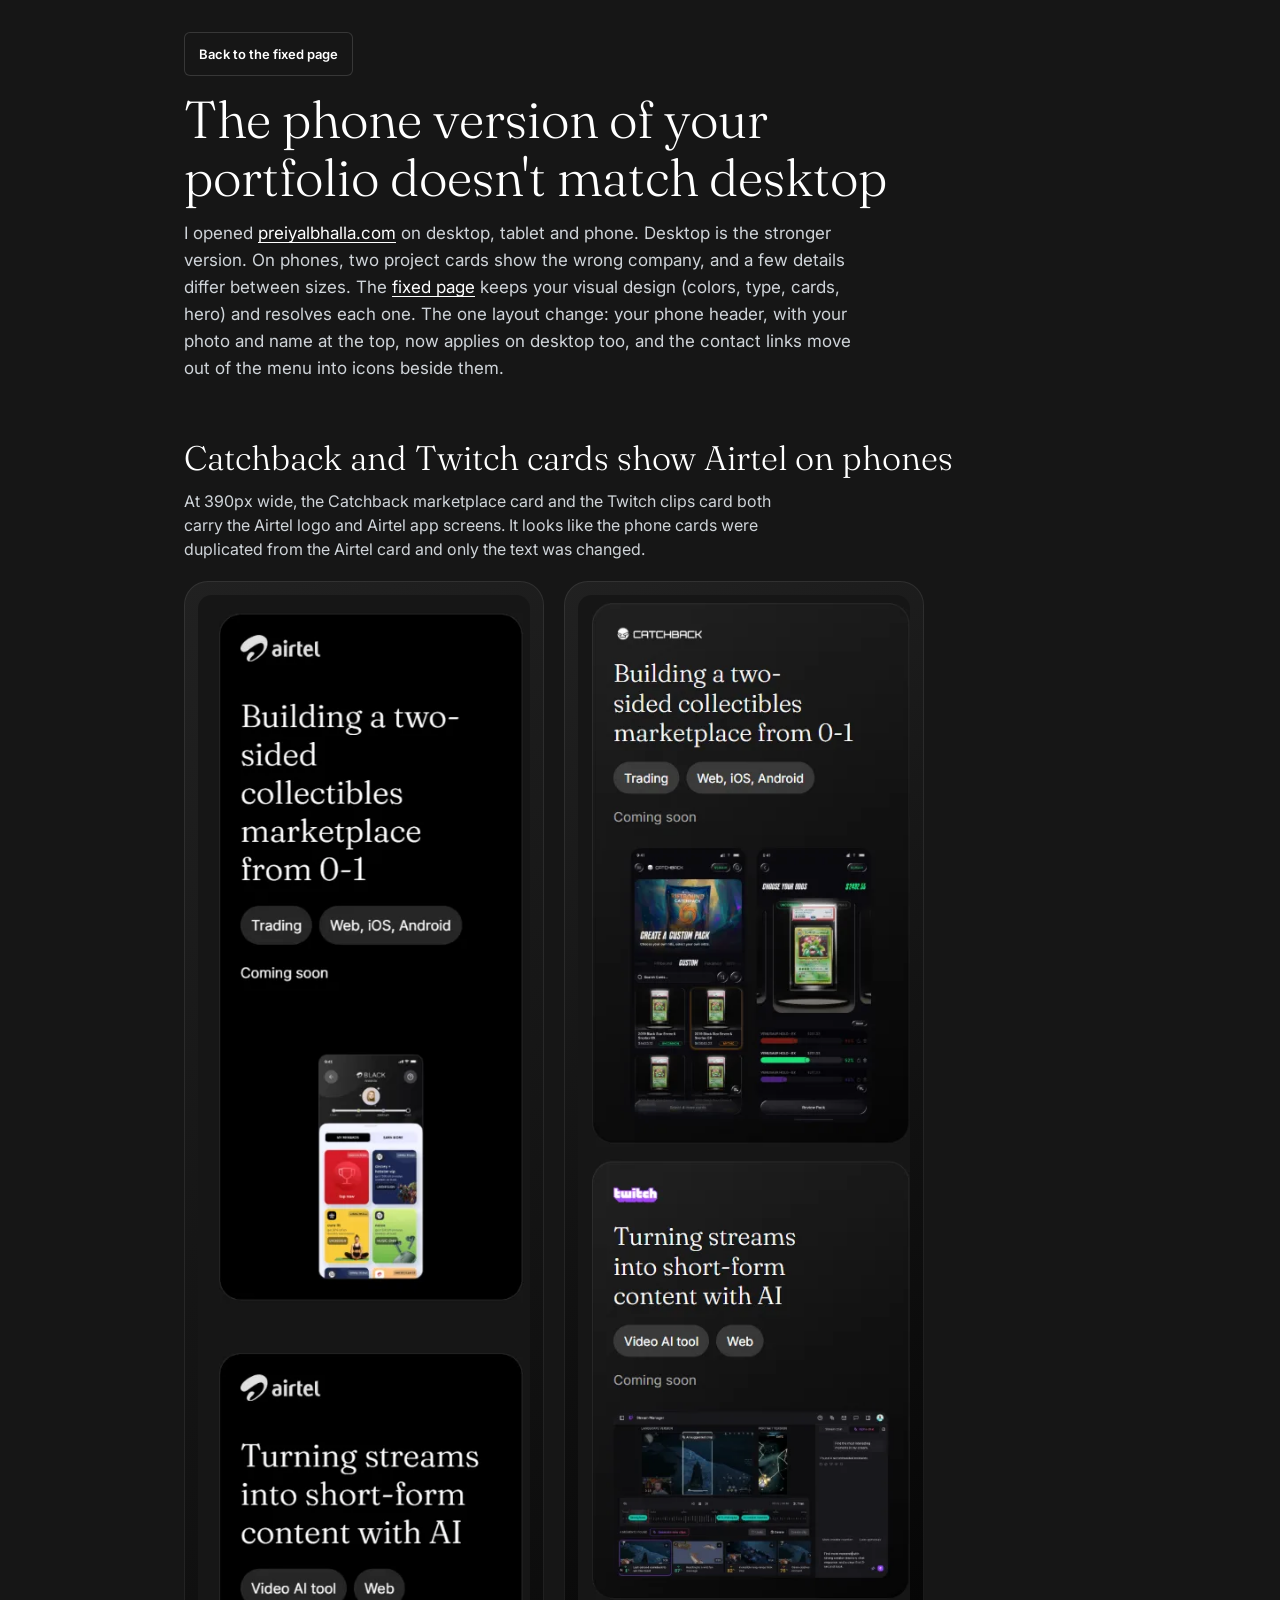
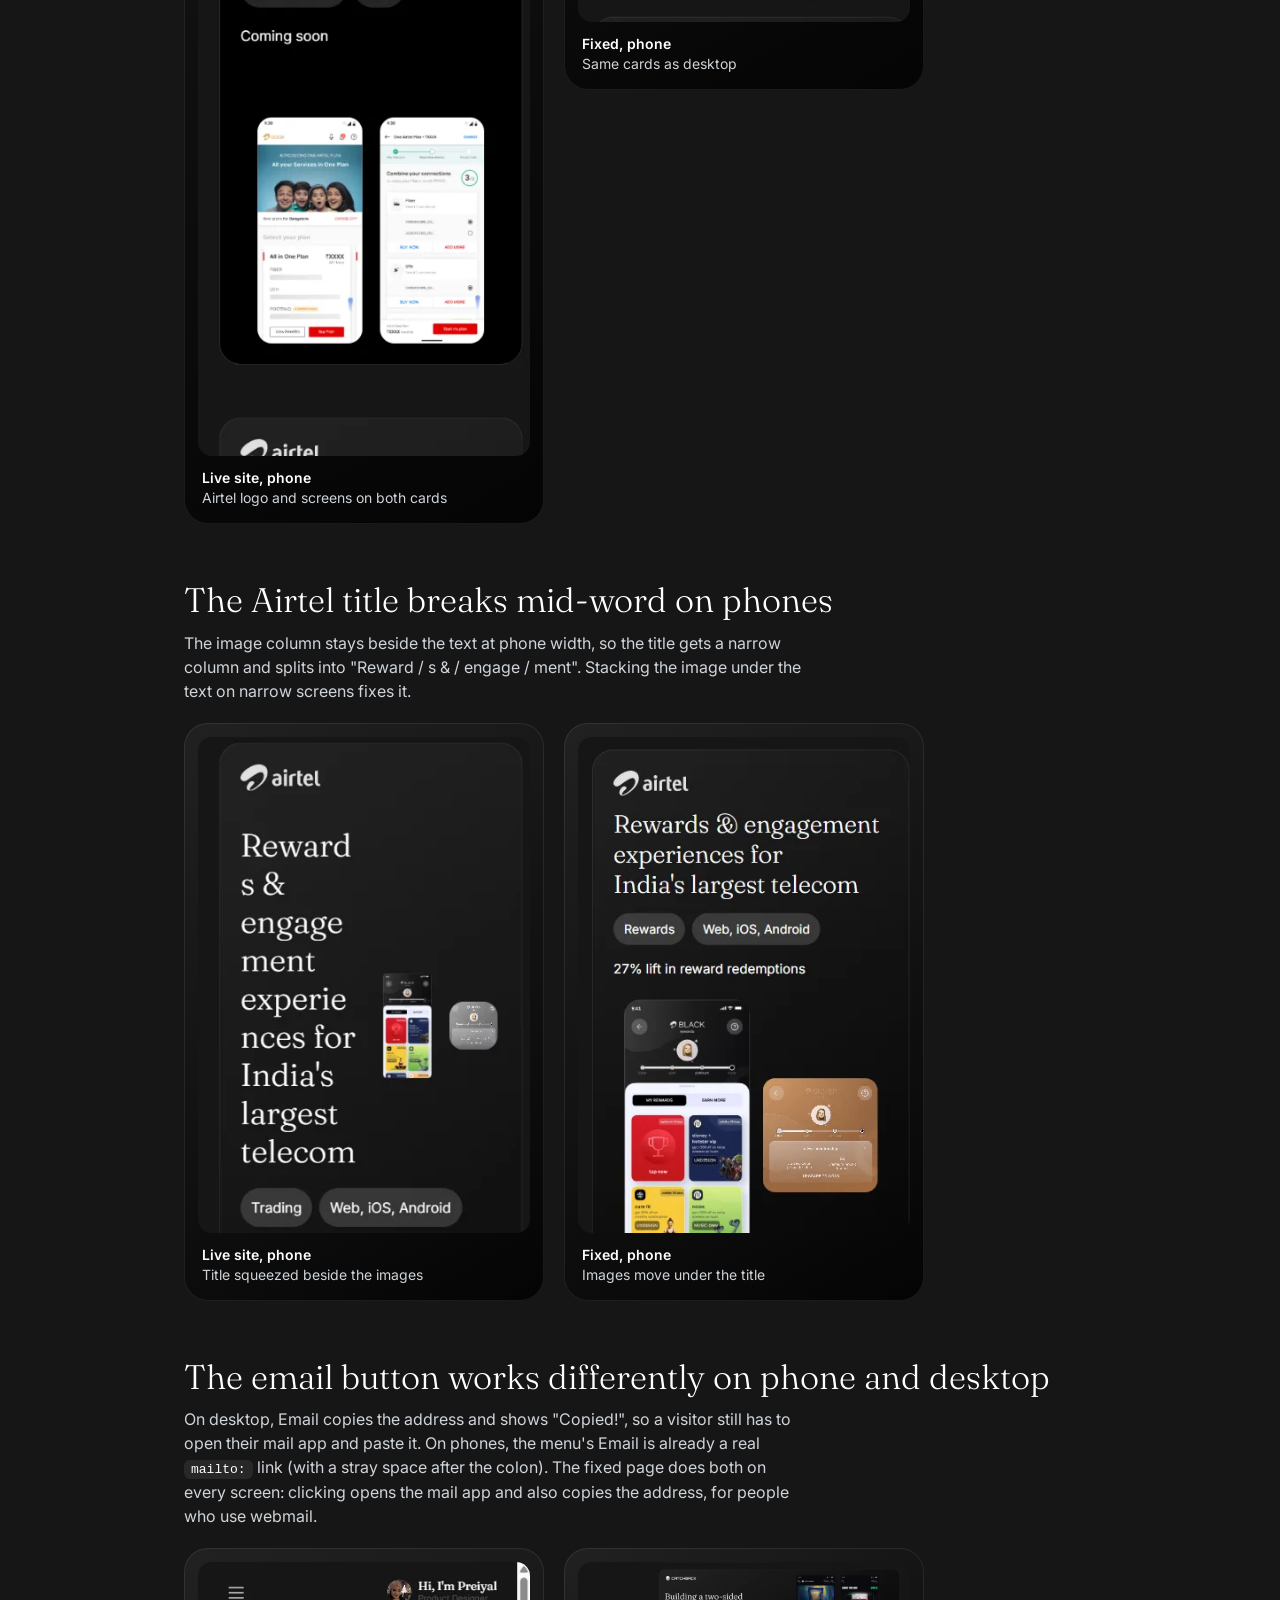
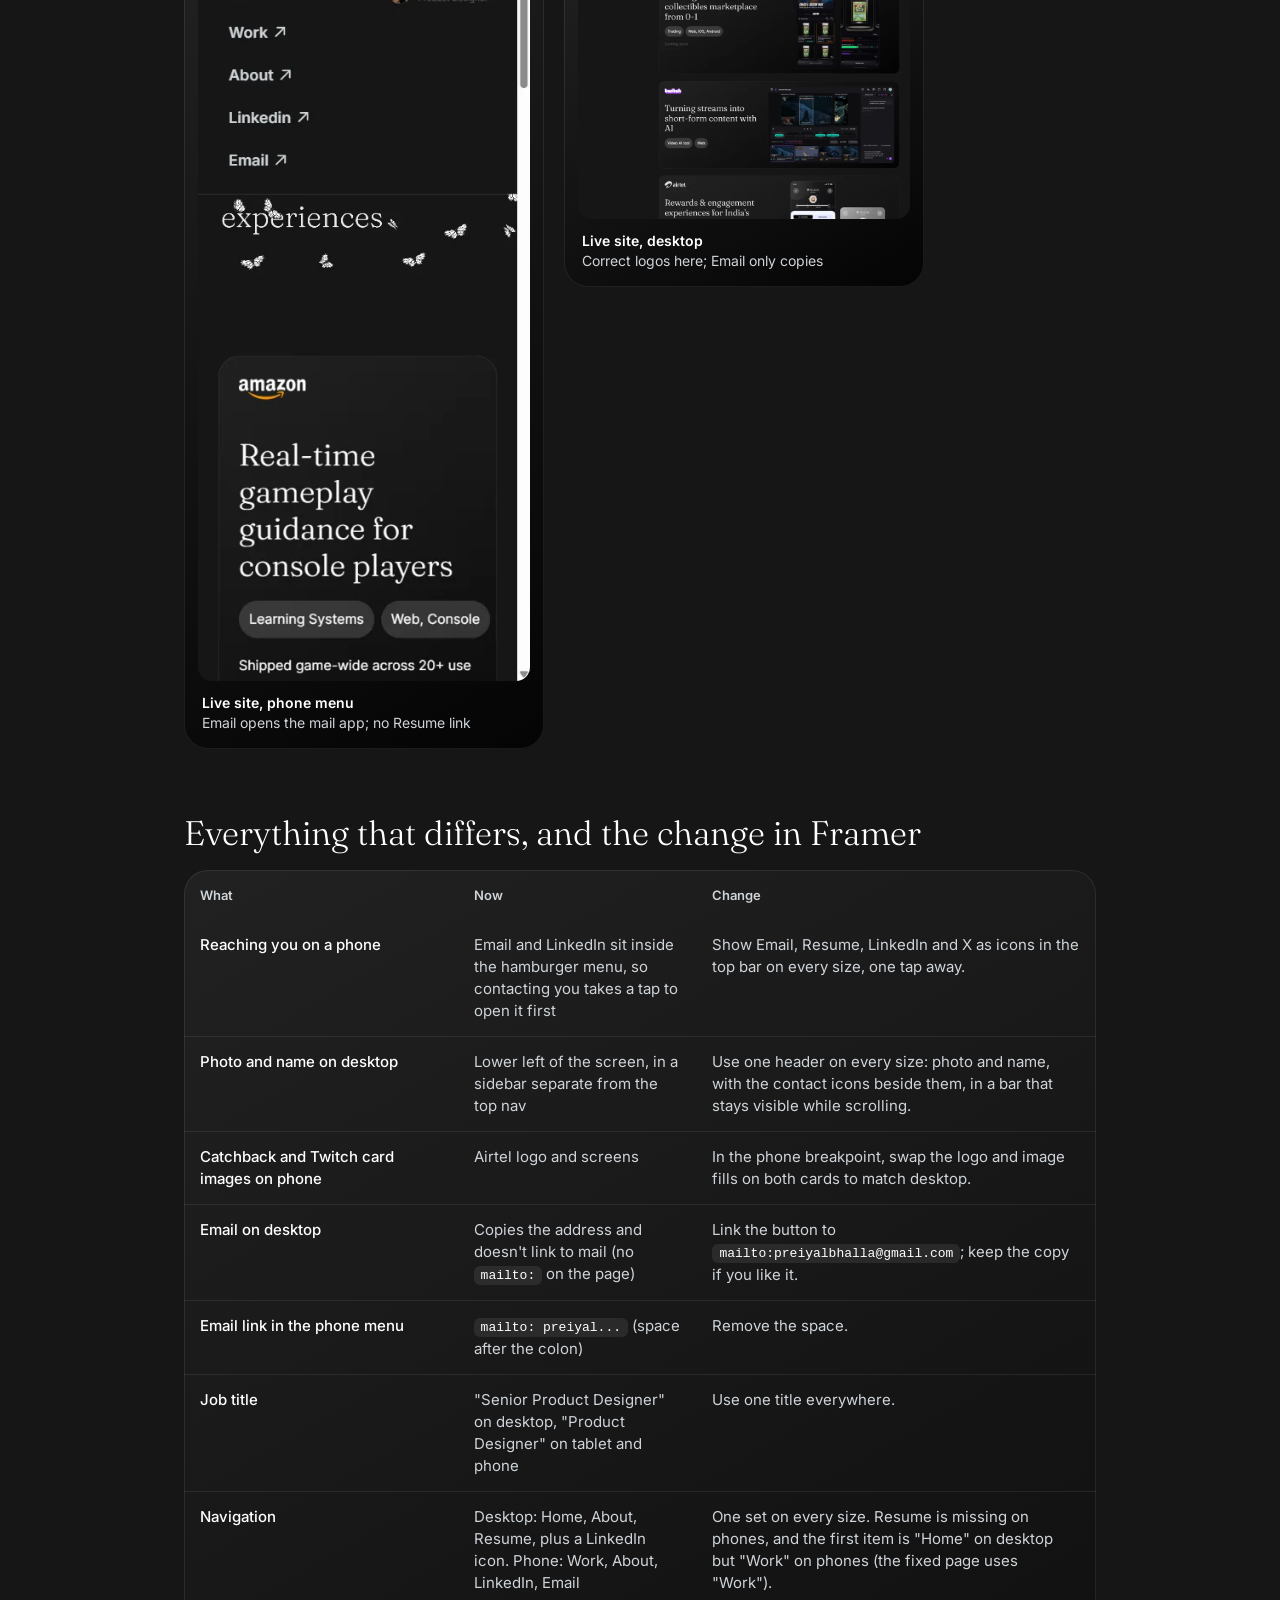
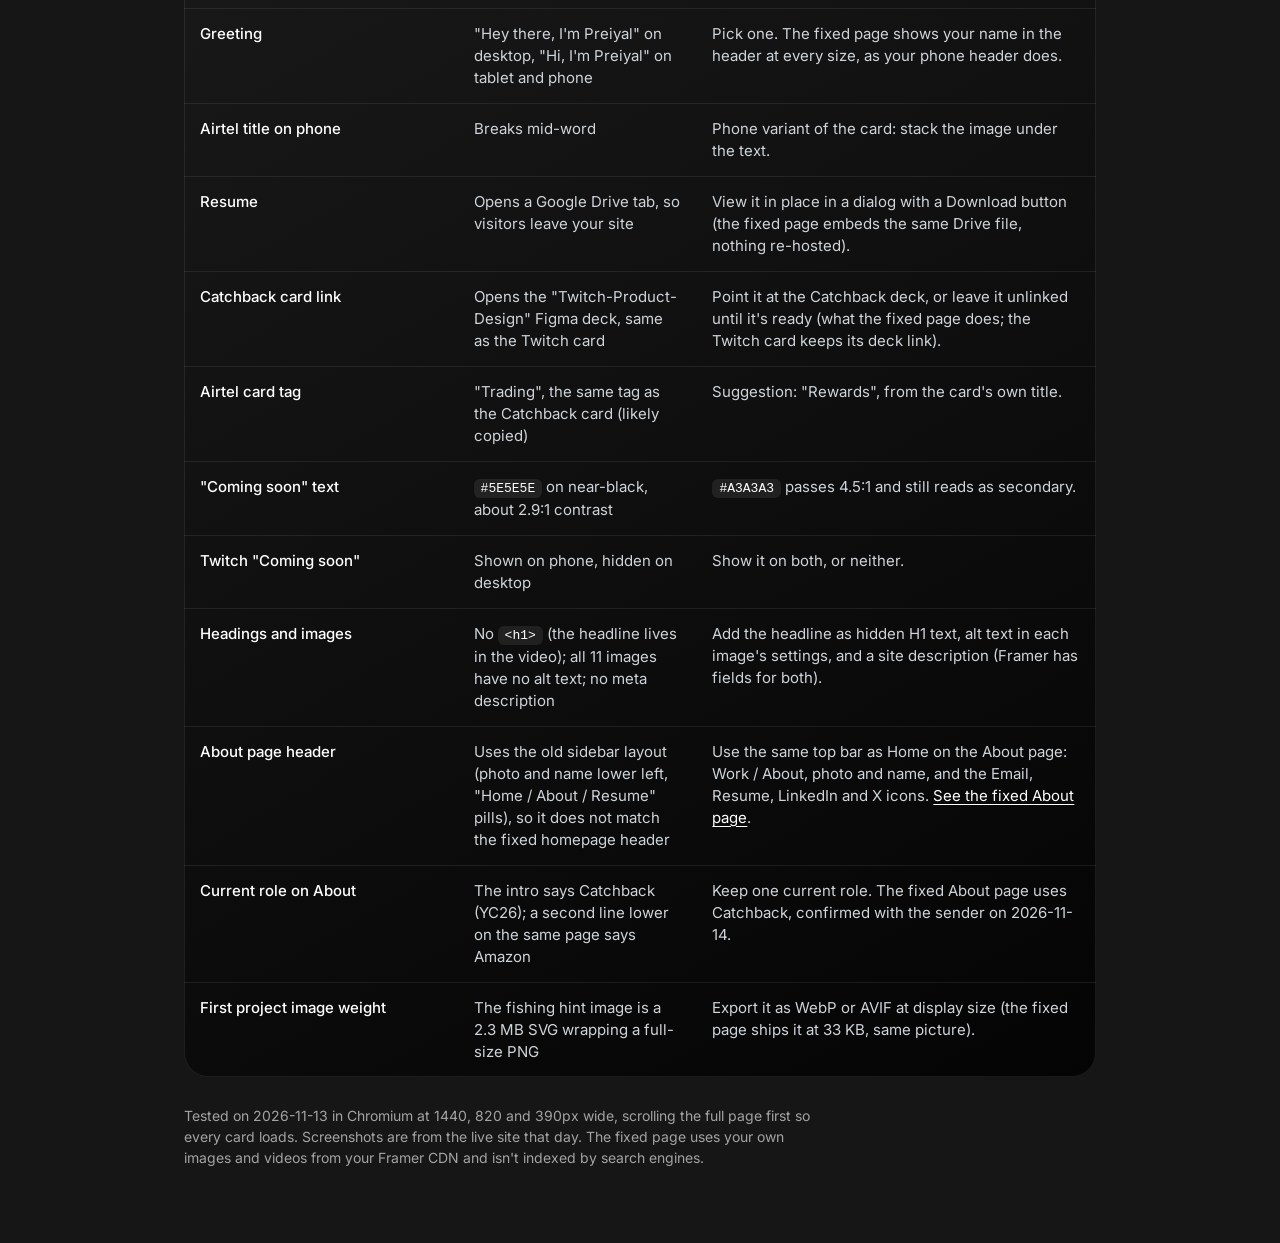
<file: before-after.html>
<!doctype html>
<html lang="en">
<head>
<meta charset="utf-8">
<meta name="viewport" content="width=device-width, initial-scale=1">
<title>What changed: preiyalbhalla.com</title>
<meta name="description" content="Where the phone and desktop versions of preiyalbhalla.com disagree, and the fix for each.">
<meta name="robots" content="noindex">
<meta name="theme-color" content="#161616">
<link rel="icon" href="assets/avatar.avif">
<link rel="preconnect" href="https://fonts.googleapis.com">
<link rel="preconnect" href="https://fonts.gstatic.com" crossorigin>
<link href="https://fonts.googleapis.com/css2?family=Fraunces:opsz,wght@9..144,300;9..144,400&family=Inter:wght@400;500;600&display=swap" rel="stylesheet">
<link rel="stylesheet" href="styles.css?v=11">
<style>
  .doc { max-width: 960px; margin: 0 auto; padding: 32px var(--gutter) 80px; }
  .doc > header { display: flex; flex-direction: column; gap: 14px; margin-bottom: 40px; }
  .doc h1 { font: 300 clamp(34px, 7vw, 52px)/1.12 var(--serif); text-wrap: balance; }
  .doc .lede { color: var(--text-2); max-width: 62ch; font-size: 17px; line-height: 27px; }
  .doc .lede a, .doc td a, .doc .note a { color: #fff; text-decoration: underline; text-underline-offset: 3px; }
  .back { align-self: flex-start; }
  .pair-block { margin-top: 56px; }
  .pair-block h2 { font: 300 clamp(26px, 5vw, 34px)/1.2 var(--serif); text-wrap: balance; margin-bottom: 10px; }
  .pair-block > p { color: var(--text-2); max-width: 62ch; margin-bottom: 20px; }
  .pair { display: grid; grid-template-columns: repeat(2, minmax(0, 360px)); gap: 20px; align-items: start; }
  .pair figure { background: var(--card); border-radius: var(--radius); padding: 14px; box-shadow: inset 0 0 0 1px var(--line); }
  .pair img { width: 100%; height: auto; border-radius: 14px; }
  .pair figcaption { font-size: 14px; line-height: 20px; color: var(--text-2); padding: 12px 4px 2px; }
  .pair figcaption strong { color: #fff; font-weight: 600; display: block; }
  .fixes { margin-top: 64px; }
  .fixes h2 { font: 300 clamp(26px, 5vw, 34px)/1.2 var(--serif); margin-bottom: 16px; }
  .table-wrap { overflow-x: auto; border-radius: var(--radius); box-shadow: inset 0 0 0 1px var(--line); background: var(--card); }
  table { width: 100%; border-collapse: collapse; font-size: 15px; line-height: 22px; min-width: 640px; }
  th, td { text-align: left; vertical-align: top; padding: 14px 16px; }
  th { font-weight: 600; color: var(--text-2); font-size: 13px; }
  tbody tr + tr td { border-top: 1px solid var(--line); }
  td:first-child { color: #fff; font-weight: 500; width: 30%; }
  td { color: var(--text-2); }
  code { font: 500 13px/20px ui-monospace, SFMono-Regular, Menlo, monospace; background: rgba(255,255,255,0.08); padding: 2px 7px; border-radius: 6px; color: #fff; }
  .note { margin-top: 28px; color: var(--text-3); font-size: 14px; line-height: 21px; max-width: 70ch; }
  @media (max-width: 640px) {
    table { min-width: 0; }
    thead { position: absolute; width: 1px; height: 1px; overflow: hidden; clip: rect(0 0 0 0); }
    table, tbody, tr, td { display: block; width: auto; }
    tr { padding: 16px; }
    tbody tr + tr { border-top: 1px solid var(--line); }
    tbody tr + tr td { border-top: 0; }
    td { padding: 0; }
    td:first-child { width: auto; margin-bottom: 8px; }
    td:nth-child(2), td:nth-child(3) { font-size: 14px; line-height: 21px; }
    td:nth-child(3) { margin-top: 6px; color: #fff; }
    td:nth-child(2)::before, td:nth-child(3)::before { display: block; font-size: 12px; font-weight: 600; color: var(--text-3); }
    td:nth-child(2)::before { content: "Now"; }
    td:nth-child(3)::before { content: "Change"; }
  }
  @media (max-width: 560px) { .pair { gap: 10px; } .pair figure { padding: 8px; border-radius: 18px; } .pair figcaption { font-size: 13px; } }
</style>
</head>
<body>
<main class="doc">
  <header>
    <a class="email back" href="index.html">Back to the fixed page</a>
    <h1>The phone version of your portfolio doesn't match desktop</h1>
    <p class="lede">I opened <a href="https://www.preiyalbhalla.com/">preiyalbhalla.com</a> on desktop, tablet and phone. Desktop is the stronger version. On phones, two project cards show the wrong company, and a few details differ between sizes. The <a href="index.html">fixed page</a> keeps your visual design (colors, type, cards, hero) and resolves each one. The one layout change: your phone header, with your photo and name at the top, now applies on desktop too, and the contact links move out of the menu into icons beside them.</p>
  </header>

  <section class="pair-block" aria-labelledby="h-logos">
    <h2 id="h-logos">Catchback and Twitch cards show Airtel on phones</h2>
    <p>At 390px wide, the Catchback marketplace card and the Twitch clips card both carry the Airtel logo and Airtel app screens. It looks like the phone cards were duplicated from the Airtel card and only the text was changed.</p>
    <div class="pair">
      <figure>
        <img src="evidence/before-phone-catchback-twitch.webp" alt="Live site at 390px: Catchback and Twitch cards showing the Airtel logo and Airtel screens" width="375" height="1650" loading="lazy">
        <figcaption><strong>Live site, phone</strong>Airtel logo and screens on both cards</figcaption>
      </figure>
      <figure>
        <img src="evidence/after-phone-catchback-twitch.webp" alt="Fixed page at 390px: Catchback and Twitch cards with their own logos and screens" width="375" height="1160" loading="lazy">
        <figcaption><strong>Fixed, phone</strong>Same cards as desktop</figcaption>
      </figure>
    </div>
  </section>

  <section class="pair-block" aria-labelledby="h-wrap">
    <h2 id="h-wrap">The Airtel title breaks mid-word on phones</h2>
    <p>The image column stays beside the text at phone width, so the title gets a narrow column and splits into "Reward / s &amp; / engage / ment". Stacking the image under the text on narrow screens fixes it.</p>
    <div class="pair">
      <figure>
        <img src="evidence/before-phone-airtel.webp" alt="Live site at 390px: Airtel card title broken across words" width="375" height="560" loading="lazy">
        <figcaption><strong>Live site, phone</strong>Title squeezed beside the images</figcaption>
      </figure>
      <figure>
        <img src="evidence/after-phone-airtel.webp" alt="Fixed page at 390px: Airtel card title on three clean lines, images below" width="375" height="560" loading="lazy">
        <figcaption><strong>Fixed, phone</strong>Images move under the title</figcaption>
      </figure>
    </div>
  </section>

  <section class="pair-block" aria-labelledby="h-email">
    <h2 id="h-email">The email button works differently on phone and desktop</h2>
    <p>On desktop, Email copies the address and shows "Copied!", so a visitor still has to open their mail app and paste it. On phones, the menu's Email is already a real <code>mailto:</code> link (with a stray space after the colon). The fixed page does both on every screen: clicking opens the mail app and also copies the address, for people who use webmail.</p>
    <div class="pair">
      <figure>
        <img src="evidence/before-phone-menu.webp" alt="Live site phone menu: Work, About, Linkedin, Email" width="390" height="844" loading="lazy">
        <figcaption><strong>Live site, phone menu</strong>Email opens the mail app; no Resume link</figcaption>
      </figure>
      <figure>
        <img src="evidence/before-desktop-catchback-twitch.webp" alt="Live site at 1440px: the same two cards with their correct logos" width="900" height="695" loading="lazy">
        <figcaption><strong>Live site, desktop</strong>Correct logos here; Email only copies</figcaption>
      </figure>
    </div>
  </section>

  <section class="fixes" aria-labelledby="h-fixes">
    <h2 id="h-fixes">Everything that differs, and the change in Framer</h2>
    <div class="table-wrap">
      <table>
        <thead><tr><th scope="col">What</th><th scope="col">Now</th><th scope="col">Change</th></tr></thead>
        <tbody>
          <tr><td>Reaching you on a phone</td><td>Email and LinkedIn sit inside the hamburger menu, so contacting you takes a tap to open it first</td><td>Show Email, Resume, LinkedIn and X as icons in the top bar on every size, one tap away.</td></tr>
          <tr><td>Photo and name on desktop</td><td>Lower left of the screen, in a sidebar separate from the top nav</td><td>Use one header on every size: photo and name, with the contact icons beside them, in a bar that stays visible while scrolling.</td></tr>
          <tr><td>Catchback and Twitch card images on phone</td><td>Airtel logo and screens</td><td>In the phone breakpoint, swap the logo and image fills on both cards to match desktop.</td></tr>
          <tr><td>Email on desktop</td><td>Copies the address and doesn't link to mail (no <code>mailto:</code> on the page)</td><td>Link the button to <code>mailto:preiyalbhalla@gmail.com</code>; keep the copy if you like it.</td></tr>
          <tr><td>Email link in the phone menu</td><td><code>mailto: preiyal...</code> (space after the colon)</td><td>Remove the space.</td></tr>
          <tr><td>Job title</td><td>"Senior Product Designer" on desktop, "Product Designer" on tablet and phone</td><td>Use one title everywhere.</td></tr>
          <tr><td>Navigation</td><td>Desktop: Home, About, Resume, plus a LinkedIn icon. Phone: Work, About, LinkedIn, Email</td><td>One set on every size. Resume is missing on phones, and the first item is "Home" on desktop but "Work" on phones (the fixed page uses "Work").</td></tr>
          <tr><td>Greeting</td><td>"Hey there, I'm Preiyal" on desktop, "Hi, I'm Preiyal" on tablet and phone</td><td>Pick one. The fixed page shows your name in the header at every size, as your phone header does.</td></tr>
          <tr><td>Airtel title on phone</td><td>Breaks mid-word</td><td>Phone variant of the card: stack the image under the text.</td></tr>
          <tr><td>Resume</td><td>Opens a Google Drive tab, so visitors leave your site</td><td>View it in place in a dialog with a Download button (the fixed page embeds the same Drive file, nothing re-hosted).</td></tr>
          <tr><td>Catchback card link</td><td>Opens the "Twitch-Product-Design" Figma deck, same as the Twitch card</td><td>Point it at the Catchback deck, or leave it unlinked until it's ready (what the fixed page does; the Twitch card keeps its deck link).</td></tr>
          <tr><td>Airtel card tag</td><td>"Trading", the same tag as the Catchback card (likely copied)</td><td>Suggestion: "Rewards", from the card's own title.</td></tr>
          <tr><td>"Coming soon" text</td><td><code>#5E5E5E</code> on near-black, about 2.9:1 contrast</td><td><code>#A3A3A3</code> passes 4.5:1 and still reads as secondary.</td></tr>
          <tr><td>Twitch "Coming soon"</td><td>Shown on phone, hidden on desktop</td><td>Show it on both, or neither.</td></tr>
          <tr><td>Headings and images</td><td>No <code>&lt;h1&gt;</code> (the headline lives in the video); all 11 images have no alt text; no meta description</td><td>Add the headline as hidden H1 text, alt text in each image's settings, and a site description (Framer has fields for both).</td></tr>
          <tr><td>About page header</td><td>Uses the old sidebar layout (photo and name lower left, "Home / About / Resume" pills), so it does not match the fixed homepage header</td><td>Use the same top bar as Home on the About page: Work / About, photo and name, and the Email, Resume, LinkedIn and X icons. <a href="about.html">See the fixed About page</a>.</td></tr>
          <tr><td>Current role on About</td><td>The intro says Catchback (YC26); a second line lower on the same page says Amazon</td><td>Keep one current role. The fixed About page uses Catchback, confirmed with the sender on 2026-11-14.</td></tr>
          <tr><td>First project image weight</td><td>The fishing hint image is a 2.3 MB SVG wrapping a full-size PNG</td><td>Export it as WebP or AVIF at display size (the fixed page ships it at 33 KB, same picture).</td></tr>
        </tbody>
      </table>
    </div>
    <p class="note">Tested on 2026-11-13 in Chromium at 1440, 820 and 390px wide, scrolling the full page first so every card loads. Screenshots are from the live site that day. The fixed page uses your own images and videos from your Framer CDN and isn't indexed by search engines.</p>
  </section>
</main>
</body>
</html>
</file>
<file: styles.css>
/* Tokens lifted 1:1 from the live Framer site (computed styles, 2026-11-13). */
:root {
  --bg: #161616;
  --card: linear-gradient(330deg, #040404 0%, #212121 100%);
  --text: #ffffff;
  --text-2: #cfd4d9;
  --text-3: #a3a3a3;          /* was #5e5e5e on the live site: 2.9:1, fails AA */
  --pill: rgba(255, 255, 255, 0.15);
  --pill-hover: rgba(255, 255, 255, 0.24);
  --line: rgba(255, 255, 255, 0.08);
  --radius: 24px;
  --serif: "Fraunces", Georgia, serif;
  --sans: "Inter", system-ui, sans-serif;
  --ease-out: cubic-bezier(0.23, 1, 0.32, 1);
  --gutter: clamp(16px, 4vw, 24px);
  color-scheme: dark;
}

*, *::before, *::after { box-sizing: border-box; }
html { -webkit-text-size-adjust: 100%; scroll-behavior: smooth; }
body {
  margin: 0;
  background: var(--bg);
  color: var(--text);
  font: 400 16px/24px var(--sans);
  -webkit-font-smoothing: antialiased;
}
img, video { display: block; max-width: 100%; }
a { color: inherit; text-decoration: none; }
ul { list-style: none; margin: 0; padding: 0; }
h1, h2, p, figure, blockquote { margin: 0; }
::selection { background: rgba(255, 255, 255, 0.85); color: #111; }
:focus-visible { outline: 2px solid #fff; outline-offset: 3px; border-radius: 6px; }
.card:focus-visible { border-radius: var(--radius); }

.sr-only {
  position: absolute; width: 1px; height: 1px; padding: 0; margin: -1px;
  overflow: hidden; clip: rect(0 0 0 0); white-space: nowrap; border: 0;
}
.skip {
  position: absolute; left: 16px; top: -60px; z-index: 30;
  background: #fff; color: #111; padding: 10px 14px; border-radius: 8px; font-weight: 600;
}
.skip:focus { top: 12px; }

.concept-bar {
  font-size: 13px; line-height: 20px; color: var(--text-2);
  padding: 8px var(--gutter); text-align: center;
  border-bottom: 1px solid var(--line);
}
.concept-bar a { color: #fff; text-decoration: underline; text-underline-offset: 3px; margin-left: 6px; }

/* ---------- Layout: one structure, three widths ---------- */
.shell { max-width: 1280px; margin: 0 auto; }
main { padding: 0 var(--gutter) 48px; min-width: 0; scroll-margin-top: 64px; }

/* ---------- Top bar (option A: her phone header, at every width) ---------- */
.topbar {
  position: sticky; top: 0; z-index: 20;
  display: flex; align-items: center; justify-content: space-between; gap: 12px;
  min-height: 64px; padding: 10px var(--gutter);
  background: var(--bg);
  border-bottom: 1px solid rgba(255, 255, 255, 0.1);
}
.topbar-right { display: flex; align-items: center; gap: 14px; min-width: 0; }
.nav-links { display: flex; align-items: center; gap: 2px; }
.nav-links a {
  display: inline-flex; align-items: center; min-height: 44px; padding: 0 12px;
  font: 500 14px/20px var(--sans); color: var(--text-3);
  transition: color 160ms ease;
}
.nav-links a:first-child { padding-left: 0; }
.nav-links a[aria-current="page"] { color: #fff; }
.nav-links--desk { display: none; }
.subnav { padding: 0 var(--gutter); }

.id { display: flex; align-items: center; gap: 10px; min-width: 0; }
.avatar { width: 36px; height: 36px; border-radius: 50%; object-fit: cover; object-position: 50% 12%; flex: none; }
.id > div { min-width: 0; }
.id-name { font: 400 16px/20px var(--serif); white-space: nowrap; overflow: hidden; text-overflow: ellipsis; }
.id-role { font-size: 12px; line-height: 16px; color: var(--text-2); white-space: nowrap; overflow: hidden; text-overflow: ellipsis; }
.divider { display: none; width: 1px; height: 24px; background: rgba(255, 255, 255, 0.14); }

.nav-icons { display: flex; align-items: center; gap: 0; flex: none; }
.icon-btn {
  position: relative;
  display: inline-grid; place-items: center;
  width: 44px; height: 44px; border-radius: 50%;
  color: var(--text-2); font-size: 22px;
  transition: color 160ms ease, background-color 160ms ease, transform 160ms var(--ease-out);
}
.icon-btn:active { transform: scale(0.94); }
.icon-btn.is-done { color: #fff; background: rgba(255, 255, 255, 0.12); }
.tip {
  position: absolute; top: calc(100% + 6px); left: 50%;
  transform: translate(-50%, -4px); opacity: 0; pointer-events: none;
  background: #fff; color: #111; font: 500 12px/16px var(--sans);
  padding: 6px 10px; border-radius: 6px; white-space: nowrap;
  transition: opacity 140ms ease, transform 140ms var(--ease-out);
}
.nav-icons .icon-btn:last-child .tip { left: auto; right: 0; transform: translate(0, -4px); }
.icon-btn:focus-visible .tip, .icon-btn.is-done .tip { opacity: 1; transform: translate(-50%, 0); }
.nav-icons .icon-btn:last-child:focus-visible .tip, .nav-icons .icon-btn:last-child.is-done .tip { transform: translate(0, 0); }
@media (hover: hover) and (pointer: fine) {
  .nav-links a:not([aria-current]):hover { color: #fff; }
  .icon-btn:hover { color: #fff; background: rgba(255, 255, 255, 0.08); }
  .icon-btn:hover .tip { opacity: 1; transform: translate(-50%, 0); transition-delay: 300ms; }
  .nav-icons .icon-btn:last-child:hover .tip { transform: translate(0, 0); }
}
@media (max-width: 359px) { .id-role { display: none; } }

.email:not(.icon-btn) {
  display: inline-flex; align-items: center; justify-content: center;
  min-height: 44px; padding: 10px 14px;
  border-radius: 6px;
  background: var(--bg);
  border: 1px solid rgba(255, 255, 255, 0.14);
  font: 600 13px/20px var(--sans);
  color: #fff;
  transition: background-color 160ms ease, transform 160ms var(--ease-out);
}
.email:not(.icon-btn):active { transform: scale(0.97); }

.email-label { display: inline-block; transition: opacity 180ms ease, filter 180ms ease; }
.email.is-swapping .email-label { opacity: 0; filter: blur(2px); }
.email:not(.icon-btn).is-done { background: #fff; color: #111; border-color: #fff; }

@media (hover: hover) and (pointer: fine) {
  .email:not(.icon-btn):not(.is-done):hover { background: #262626; }
}

/* ---------- Hero ---------- */
.hero { margin: 4px calc(var(--gutter) * -1) 0; overflow: hidden; }
.hero-video { width: 100%; height: auto; aspect-ratio: 1238 / 648; object-fit: cover; }

/* ---------- Cards ---------- */
.work { display: grid; grid-template-columns: 1fr; gap: 20px; }
.card {
  display: flex; flex-direction: column; gap: 16px;
  background: var(--card);
  border-radius: var(--radius);
  padding: 24px;
  overflow: hidden;
  box-shadow: inset 0 0 0 1px var(--line);
  transition: transform 240ms var(--ease-out), box-shadow 240ms ease;
}
@media (hover: hover) and (pointer: fine) {
  a.card:hover { transform: translateY(-3px); box-shadow: inset 0 0 0 1px rgba(255,255,255,0.16), 0 18px 40px -24px rgba(0,0,0,0.9); }
}
.logo { height: 24px; width: auto; object-fit: contain; object-position: left center; }
.logo--catchback { height: 22px; }
.logo--twitch { height: 28px; }
.logo--airtel { height: 28px; }
.card h2 {
  font: 300 clamp(28px, 6.4vw, 36px)/1.2 var(--serif);
  text-wrap: balance;
  overflow-wrap: normal;
  hyphens: none;
}
.tags { display: flex; flex-wrap: wrap; gap: 8px; }
.tags li { background: var(--pill); border-radius: 40px; padding: 8px 12px; font-size: 14px; line-height: 20px; }
.meta { font-size: 15px; line-height: 22px; }
.meta--soon { color: var(--text-3); }

.shot { border-radius: 10px; width: 100%; height: auto; }
.card--v .shot--fill { margin-top: auto; }

.card--h { gap: 24px; }
.card-text { display: flex; flex-direction: column; gap: 16px; }
.card-media { display: flex; align-items: center; justify-content: center; }
.card-media--pair { gap: 12px; }
.card-media--pair img { width: min(42%, 170px); height: auto; border-radius: 12px; }
.card-media--airtel { gap: 14px; align-items: center; }
.card-media--airtel img { width: min(46%, 190px); height: auto; border-radius: 18px; }
.card-media--airtel video { width: min(42%, 170px); height: auto; border-radius: 14px; }

/* ---------- Testimonials + CTA ---------- */
.section-title { font: 300 clamp(28px, 6.4vw, 36px)/1.3 var(--serif); margin: 48px 0 20px; text-wrap: balance; }
.quote-grid { display: grid; grid-template-columns: 1fr; gap: 20px; }
.quote {
  background: var(--card); border-radius: var(--radius); padding: 24px;
  box-shadow: inset 0 0 0 1px var(--line);
  display: flex; flex-direction: column; justify-content: space-between; gap: 24px;
}
.quote blockquote { font-size: 17px; line-height: 26px; letter-spacing: -0.02em; }
.quote figcaption { font-size: 14px; line-height: 20px; color: var(--text-3); }
.quote figcaption span { display: block; color: #fff; font-weight: 500; margin-bottom: 2px; }

.cta {
  margin-top: 20px; padding: 32px 24px; text-align: center;
  background: var(--card); border-radius: var(--radius);
  box-shadow: inset 0 0 0 1px var(--line);
  display: flex; flex-direction: column; align-items: center; gap: 12px;
}
.cta h2 { font: 300 clamp(28px, 6.4vw, 36px)/1.25 var(--serif); }
.cta p { max-width: 52ch; color: var(--text-2); }
.email--cta { margin-top: 8px; }

.toast {
  position: fixed; left: 50%; bottom: 24px; z-index: 40;
  transform: translate(-50%, 12px); opacity: 0; pointer-events: none;
  background: #fff; color: #111; font: 500 14px/20px var(--sans);
  padding: 10px 16px; border-radius: 999px;
  transition: opacity 200ms ease, transform 200ms var(--ease-out);
}
.toast.is-on { opacity: 1; transform: translate(-50%, 0); }

/* ---------- 760px+: horizontal cards go side by side, quotes 2-up ---------- */
@media (min-width: 760px) {
  .work { grid-template-columns: 1fr 1fr; }
  .card--h { grid-column: 1 / -1; display: grid; grid-template-columns: minmax(0, 1fr) minmax(0, 1.05fr); align-items: start; }
  .card-media { height: 100%; }
  .quote-grid { grid-template-columns: 1fr 1fr; }
}

/* ---------- 900px+: one-row top bar ---------- */
@media (min-width: 900px) {
  .nav-links--desk { display: flex; }
  .subnav { display: none; }
  .divider { display: block; }
  .topbar { padding: 10px max(32px, calc((100% - 1280px) / 2 + 32px)); }
  main { padding: 0 32px 64px; }
  .hero { margin: 8px 0 0; }
  .card--h { min-height: 280px; }
}

@media (prefers-reduced-motion: reduce) {
  html { scroll-behavior: auto; }
  *, *::before, *::after { transition-duration: 0.01ms !important; }
}

/* Top bar: on phones identity sits left and icons right; on desktop they group on the right. */
.topbar-right { flex: 1; justify-content: space-between; }
@media (min-width: 900px) { .topbar-right { flex: none; justify-content: flex-end; } }

/* Four contact icons on small phones: tighten the identity block, keep 44px tap targets. */
@media (max-width: 409px) {
  .topbar { gap: 6px; }
  .id { gap: 8px; }
  .avatar { width: 32px; height: 32px; }
  .id-name { font-size: 15px; line-height: 19px; }
  .id-role { font-size: 11px; line-height: 14px; white-space: normal; }
}
@media (max-width: 359px) { .avatar { display: none; } }

/* ---------- Resume viewer (owner note, round 3) ---------- */
.resume {
  width: min(920px, calc(100vw - 32px));
  height: min(92dvh, 1180px);
  max-width: none; max-height: none;
  padding: 0; border: 0; border-radius: 20px;
  background: #1c1c1c; color: #fff;
  box-shadow: 0 0 0 1px rgba(255, 255, 255, 0.1), 0 30px 80px -20px rgba(0, 0, 0, 0.8);
  overflow: hidden;
}
.resume[open] { display: flex; flex-direction: column; }
.resume::backdrop { background: rgba(8, 8, 8, 0.72); }
.resume-bar {
  display: flex; align-items: center; justify-content: space-between; gap: 12px;
  padding: 8px 8px 8px 20px; border-bottom: 1px solid rgba(255, 255, 255, 0.1);
}
.resume-bar h2 { font: 400 20px/28px var(--serif); }
.resume-actions { display: flex; align-items: center; gap: 4px; }
.resume-btn {
  display: inline-flex; align-items: center; gap: 8px;
  min-height: 40px; padding: 0 14px; border-radius: 999px;
  background: #fff; color: #111; font: 600 14px/20px var(--sans);
  transition: transform 160ms var(--ease-out), background-color 160ms ease;
}
.resume-btn i { font-size: 18px; }
.resume-btn:active { transform: scale(0.97); }
.resume button.icon-btn { border: 0; background: none; cursor: pointer; font: inherit; font-size: 22px; }
.resume-body { position: relative; flex: 1; background: #2a2a2a; }
.resume-body iframe { position: absolute; inset: 0; width: 100%; height: 100%; border: 0; }
.resume-loading { position: absolute; inset: 0; display: grid; place-items: center; color: var(--text-3); font-size: 14px; }
@media (hover: hover) and (pointer: fine) { .resume-btn:hover { background: #e9e9e9; } }

@media (prefers-reduced-motion: no-preference) {
  .resume[open] { animation: resume-in 220ms var(--ease-out); }
  .resume[open]::backdrop { animation: backdrop-in 220ms ease; }
}
@keyframes resume-in { from { opacity: 0; transform: translateY(8px) scale(0.98); } }
@keyframes backdrop-in { from { opacity: 0; } }

@media (max-width: 640px) {
  .resume { width: 100vw; height: 100dvh; border-radius: 0; }
  .resume-bar { padding-left: 16px; }
  .resume-btn span { display: none; }
  .resume-btn { width: 44px; height: 44px; padding: 0; justify-content: center; }
}
.resume-loading[hidden] { display: none; }

/* ---------- About page (same system as home) ---------- */
.about-hero { padding: 32px 0 8px; }
.about-kicker { font-size: 14px; line-height: 20px; color: var(--text-3); margin-bottom: 16px; }
.about-hero h1 { font: 300 clamp(34px, 6.4vw, 56px)/1.15 var(--serif); text-wrap: balance; max-width: 22ch; }
.about-lede { margin-top: 20px; font-size: 17px; line-height: 26px; font-weight: 600; color: var(--text); max-width: 62ch; }
.about-grid { display: grid; grid-template-columns: 1fr; gap: 20px; margin-top: 32px; }
.about-stack { display: grid; grid-template-columns: 1fr; gap: 20px; }
.about-card {
  background: var(--card); border-radius: var(--radius); padding: 24px;
  box-shadow: inset 0 0 0 1px var(--line);
  display: flex; flex-direction: column; gap: 12px;
}
.about-card h2 { font: 300 clamp(28px, 6.4vw, 36px)/1.2 var(--serif); text-wrap: balance; }
.about-card h3 { font: 400 22px/28px var(--serif); margin: 0; }
.about-card p { color: var(--text-2); max-width: 65ch; }
.about-label { font-size: 14px; line-height: 20px; color: var(--text-3); }
.about-note { border-top: 1px solid var(--line); padding-top: 12px; }
.about-note span { display: block; color: #fff; font-weight: 500; margin-bottom: 2px; }
@media (min-width: 760px) {
  .about-grid { grid-template-columns: 1fr 1fr; }
  .about-hero { padding-top: 48px; }
}
</file>
